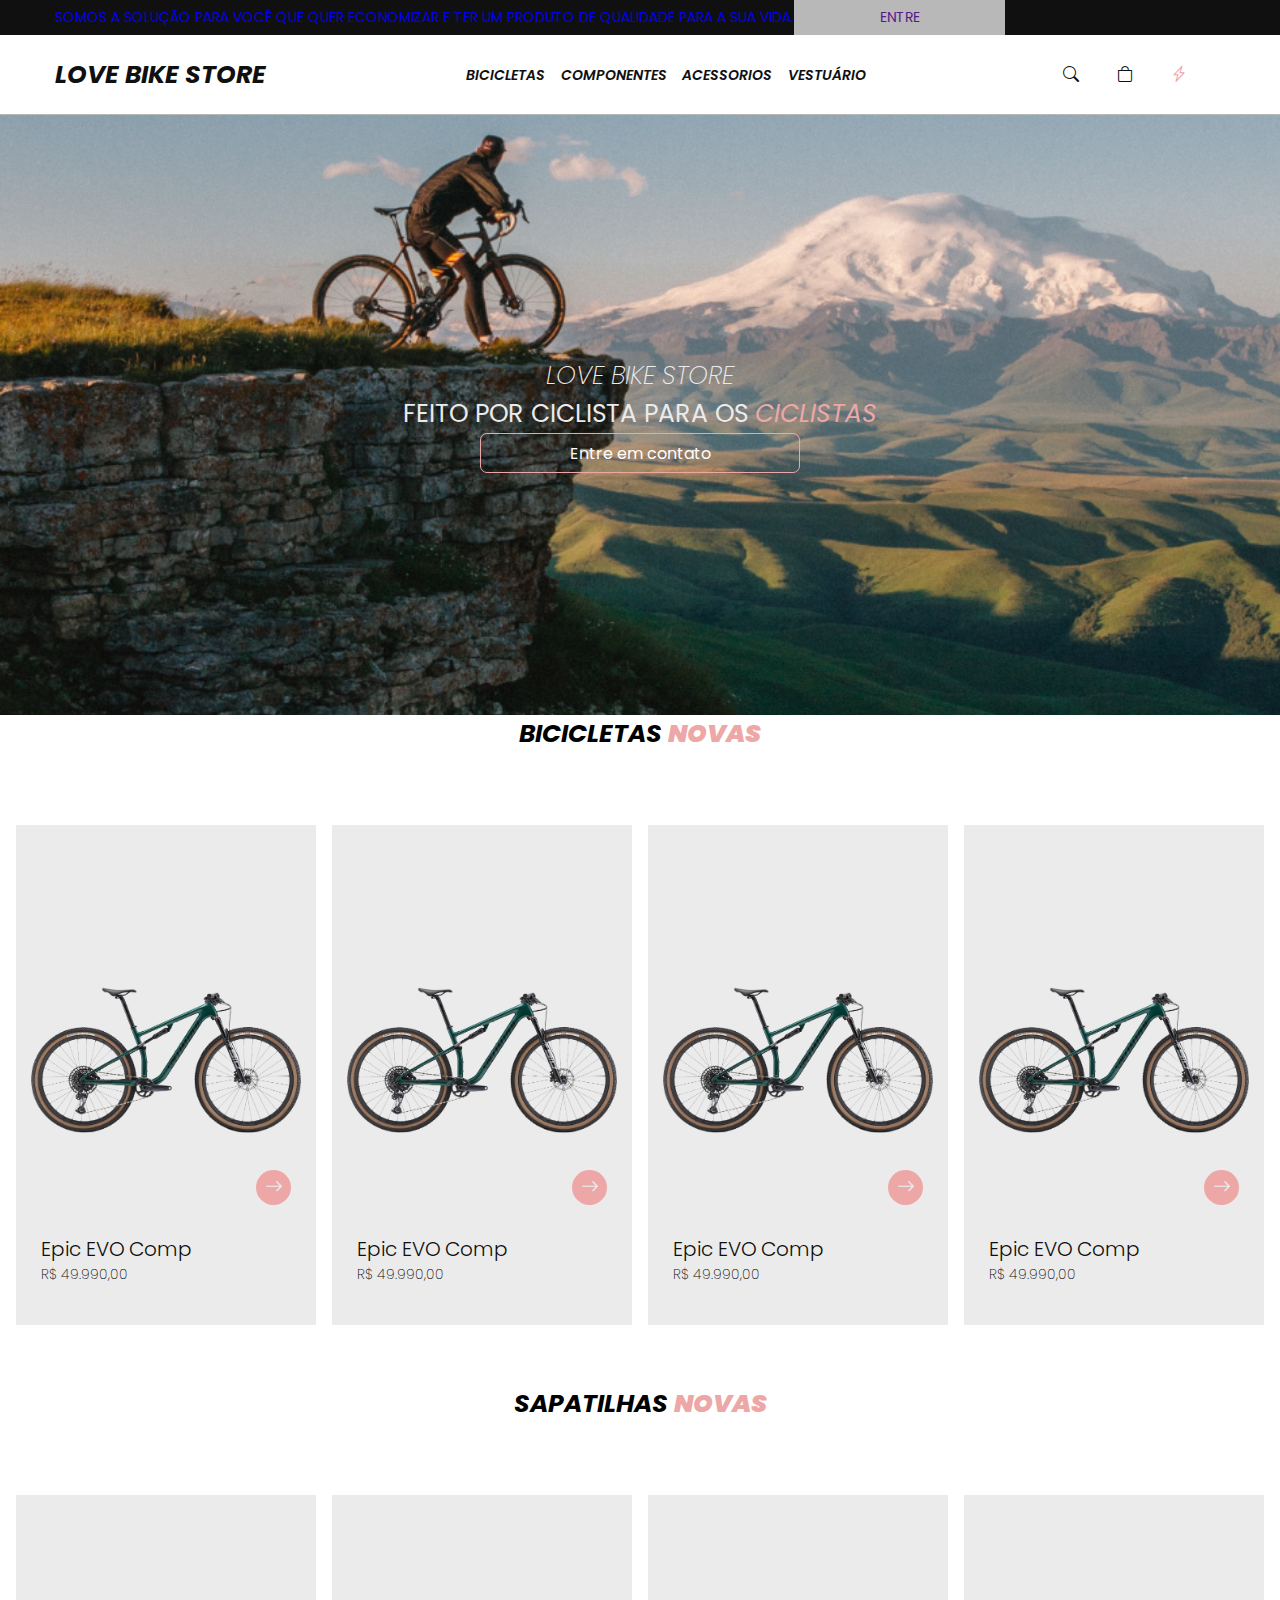
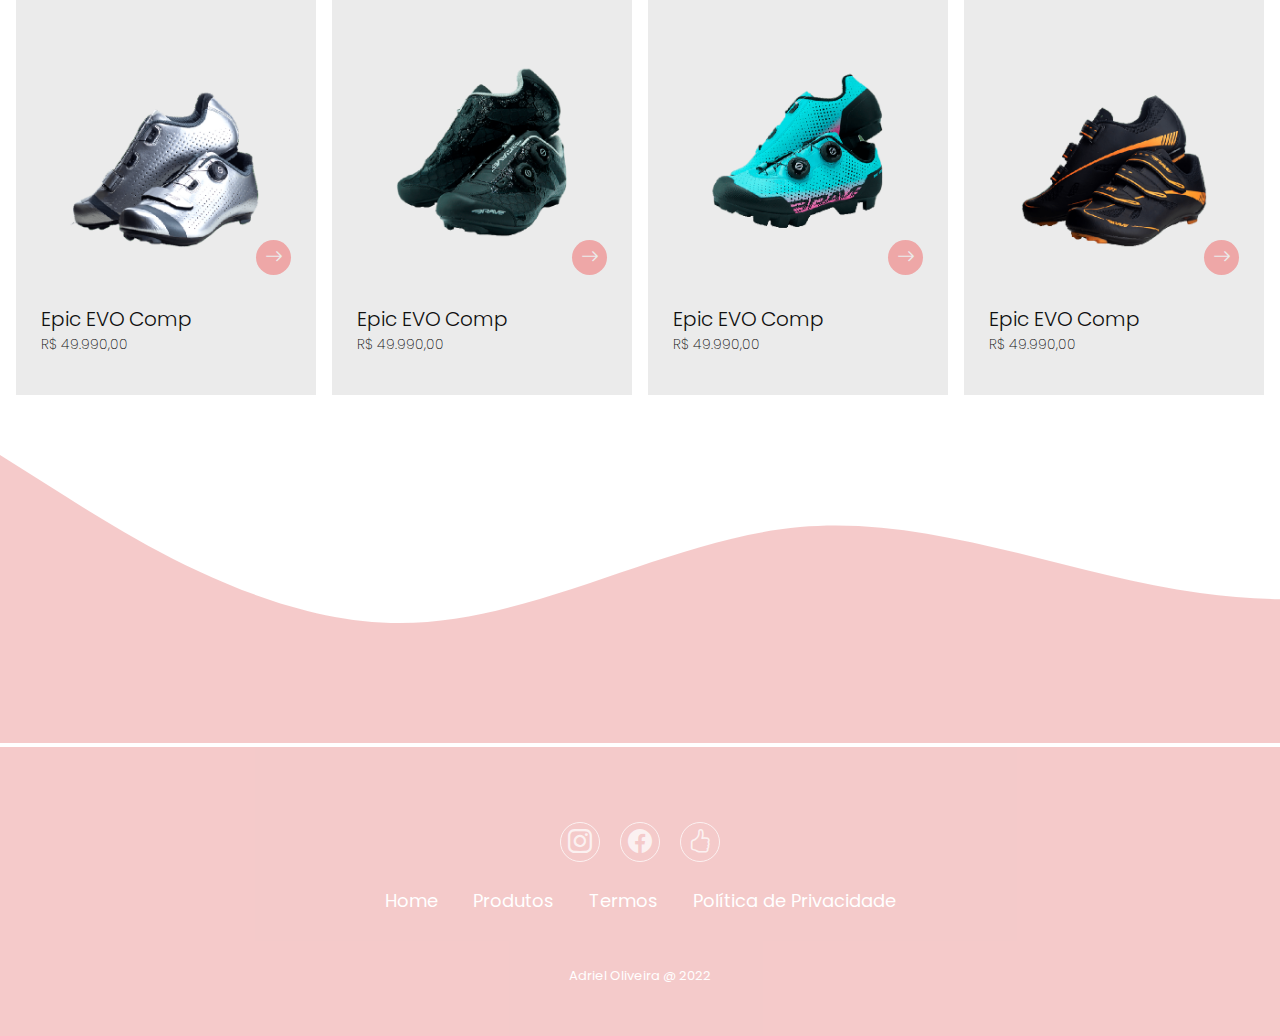
<file: index.html>
<!doctype html>
<html lang="PT-BR">

<head>
    <meta charset="utf-8">
    <meta name="viewport" content="width=device-width, initial-scale=1">

    <link href="https://cdn.jsdelivr.net/npm/bootstrap@5.0.2/dist/css/bootstrap.min.css" rel="stylesheet"
        integrity="sha384-EVSTQN3/azprG1Anm3QDgpJLIm9Nao0Yz1ztcQTwFspd3yD65VohhpuuCOmLASjC" crossorigin="anonymous">
    <link href="main.css" rel="stylesheet">

    <link rel="stylesheet" href="https://cdn.jsdelivr.net/npm/bootstrap-icons@1.8.3/font/bootstrap-icons.css">

    <title>LOVE BIKE STORE</title>
</head>

<style>
    a {
        text-decoration: none;
    }
</style>

<body>
    <div class="w-100 bg-dark ">
        <div class="container-header">
            <div class="height-35">

                <div class="responsive-header">
                    <p class="margin-none ">
                        <a class="text-decoration-none" href="#">
                            <span class="text-light text-break line-height-35 upper-case desappear">
                                SOMOS A SOLUÇÃO PARA VOCÊ QUE QUER ECONOMIZAR E TER UM PRODUTO DE QUALIDADE PARA A SUA
                                VIDA.
                            </span>
                            <span class="appear-affter text-light text-break line-height-35 upper-case">
                                PARCELAMOS SEU PRODUTO SEM JUROS
                            </span>
                            <span class="last-appear text-light text-break line-height-35 upper-case">
                                PARCELAMOS SEUS PRODUTOS SEM JUROS ATÉ 6X
                            </span>
                            <div class="div-last-icons">
                                <span class="text-light line-height-35">
                                    <i class="bi bi-search fa-2x" style="font-size: 1.125rem;"></i>

                                    <i class="bi bi-bag fa-2x" style="font-size: 1.125rem;"></i>

                                    <i class="bi bi-lightning-charge last fa-2x" style="font-size: 1.125rem;"></i>
                                </span>
                            </div>
                        </a>
                    </p>
                </div>
            </div>

            <ul class="position-absolute top-0 right-0 line-height-35 text-light">
                <li class="list-style-none btn-entrar">
                    <a class="text-decoration-none upper-case text-light" href="">
                        Entre
                    </a>
                </li>
            </ul>
        </div>
    </div>
    <div class="second-header">
        <div class="container-header">
            <div>
                <p class="margin-none">
                    <a class="text-decoration-none" href="#">
                        <span class="logo-desappear upper-case text-logo">
                            Love Bike Store
                        </span>
                        <span class="logo-appear upper-case text-logo">
                            LBS
                        </span>
                    </a>
                </p>
            </div>
            <nav class="nav">
                <ul class="ul-child-second-header">
                    <li class="list-style-none display-out">
                        <a href="#" class="text-decoration-none upper-case color-1010 a-to-second-header">BICICLETAS</a>
                    </li>
                    <li class="list-style-none display-out">
                        <a href="#"
                            class="text-decoration-none upper-case color-1010 a-to-second-header">COMPONENTES</a>
                    </li>
                    <li class="list-style-none display-out">
                        <a href="#" class="text-decoration-none upper-case color-1010 a-to-second-header">ACESSORIOS</a>
                    </li>
                    <li class="list-style-none display-out">
                        <a href="#" class="text-decoration-none upper-case color-1010 a-to-second-header">VESTUÁRIO</a>
                    </li>

                    <div class="float-end div-icon">


                        <button type="button" class="nav-toggler" style="width: 0.625rem;">
                            <span></span>
                        </button>
                        <li class="list-style-none">
                            <a class="color-1010" href="">
                                <i class="bi bi-search fa-2x icon-dsrp"></i>
                            </a>
                        </li>
                        <li class="list-style-none">
                            <a class="color-1010" href="">
                                <i class="bi bi-bag fa-2x icon-dsrp"></i>
                            </a>
                        </li>
                        <li class="list-style-none">
                            <a class="color-1010" href="">
                                <i class="bi bi-lightning-charge last fa-2x icon-dsrp"></i>
                            </a>
                        </li>
                    </div>
                </ul>
            </nav>
        </div>
    </div>
    <div class="container_image text-center">
        <h1>Love bike store</h1>
        <div>
            <p>feito por ciclista para os <b> ciclistas</b></p>  
        </div>
        <div class="button">
            <span>Entre em contato</span>
        </div>
    </div>
   
    <div class="w-100 mt-5">
        <center>
            <div>
                <span class="section-bike">BICICLETAS <b style="color: #eea7a7;">NOVAS</b></span>
            </div>
        </center>
    </div>

    <div class="col-sm-12 align-items-center com-md-4 mt-5">
        <div class="content-info-produtos">
            <ul class="ul-info-produtos">
               

                <div class="div-image">
                    <img src="Epic-expert.png" class="image-produto">
                </div>
                <div class="click-produto">
                    <center>
                        <a href="single_page.html" class="text-decoration-none">
                            <i class="bi bi-arrow-right arrow"></i>
                        </a>
                    </center>
                </div>
                <div class="nome-produto">
                    <p>
                        <a href="single_page.html" class="text-decoration-none">
                            <span class="nome">
                                Epic EVO Comp
                            </span>
                            <br>
                            <span class="price">
                                R$ 49.990,00
                            </span>
                        </a>
                    </p>
                </div>
            </ul>
            <ul class="ul-info-produtos">
               

                <div class="div-image">
                    <img src="Epic-expert.png" class="image-produto">
                </div>
                <div class="click-produto">
                    <center>
                        <i class="bi bi-arrow-right arrow"></i>
                    </center>
                </div>
                <div class="nome-produto">
                    <p>
                        <a href="" class="text-decoration-none">
                            <span class="nome">
                                Epic EVO Comp
                            </span>
                            <br>
                            <span class="price">
                                R$ 49.990,00
                            </span>
                        </a>
                    </p>
                </div>
            </ul>
            <ul class="ul-info-produtos">
               

                <div class="div-image">
                    <img src="Epic-expert.png" class="image-produto">
                </div>
                <div class="click-produto">
                    <center>
                        <i class="bi bi-arrow-right arrow"></i>
                    </center>
                </div>
                <div class="nome-produto">
                    <p>
                        <a href="" class="text-decoration-none">
                            <span class="nome">
                                Epic EVO Comp
                            </span>
                            <br>
                            <span class="price">
                                R$ 49.990,00
                            </span>
                        </a>
                    </p>
                </div>
            </ul>
            <ul class="ul-info-produtos">
               

                <div class="div-image">
                    <img src="Epic-expert.png" class="image-produto">
                </div>
                <div class="click-produto">
                    <center>
                        <i class="bi bi-arrow-right arrow"></i>
                    </center>
                </div>
                <div class="nome-produto">
                    <p>
                        <a href="" class="text-decoration-none">
                            <span class="nome">
                                Epic EVO Comp
                            </span>
                            <br>
                            <span class="price">
                                R$ 49.990,00
                            </span>
                        </a>
                    </p>
                </div>
            </ul>
        </div>
    </div>

    <div class="w-100 mt-5">
        <center>
            <div>
                <span class="section-bike">SAPATILHAS <b style="color: #eea7a7;">NOVAS</b></span>
            </div>
        </center>
    </div>
    <div class="col-sm-12 align-items-center com-md-4 mt-5">
        <div class="content-info-produtos">
            <ul class="ul-info-produtos">
               

                <div class="div-image">
                    <img src="ROAD R3 BRAVE.png" class="image-produto">
                </div>
                <div class="click-produto">
                    <center>
                        <i class="bi bi-arrow-right arrow"></i>
                    </center>
                </div>
                <div class="nome-produto">
                    <p>
                        <a href="" class="text-decoration-none">
                            <span class="nome">
                                Epic EVO Comp
                            </span>
                            <br>
                            <span class="price">
                                R$ 49.990,00
                            </span>
                        </a>
                    </p>
                </div>
            </ul>
            <ul class="ul-info-produtos">
               

                <div class="div-image">
                    <img src="MF-529 ROAD.png" class="image-produto">
                </div>
                <div class="click-produto">
                    <center>
                        <i class="bi bi-arrow-right arrow"></i>
                    </center>
                </div>
                <div class="nome-produto">
                    <p>
                        <a href="" class="text-decoration-none">
                            <span class="nome">
                                Epic EVO Comp
                            </span>
                            <br>
                            <span class="price">
                                R$ 49.990,00
                            </span>
                        </a>
                    </p>
                </div>
            </ul>
            <ul class="ul-info-produtos">
               

                <div class="div-image">
                    <img src="MF-529 MTB.png" class="image-produto">
                </div>
                <div class="click-produto">
                    <center>
                        <i class="bi bi-arrow-right arrow"></i>
                    </center>
                </div>
                <div class="nome-produto">
                    <p>
                        <a href="" class="text-decoration-none">
                            <span class="nome">
                                Epic EVO Comp
                            </span>
                            <br>
                            <span class="price">
                                R$ 49.990,00
                            </span>
                        </a>
                    </p>
                </div>
            </ul>
            <ul class="ul-info-produtos">
               

                <div class="div-image">
                    <img src="ROAD R1 BRAVE.png" class="image-produto">
                </div>
                <div class="click-produto">
                    <center>
                        <i class="bi bi-arrow-right arrow"></i>
                    </center>
                </div>
                <div class="nome-produto">
                    <p>
                        <a href="" class="text-decoration-none">
                            <span class="nome">
                                Epic EVO Comp
                            </span>
                            <br>
                            <span class="price">
                                R$ 49.990,00
                            </span>
                        </a>
                    </p>
                </div>
            </ul>
        </div>
    </div>

    <svg width="2618" height="288" viewBox="0 0 2618 288" fill="none" xmlns="http://www.w3.org/2000/svg">
        <path fill-rule="evenodd" clip-rule="evenodd"
            d="M0 0L66.6667 42C133.333 84 266.667 168 400 168C533.333 168 666.667 84 800 72C933.333 60 1066.67 120 1200 138C1333.33 156 1466.67 132 1533.33 120L1600 108V288H1533.33C1466.67 288 1333.33 288 1200 288C1066.67 288 933.333 288 800 288C666.667 288 533.333 288 400 288C266.667 288 133.333 288 66.6667 288H0V0Z"
            fill="#EEA7A7" fill-opacity="0.6" />
    </svg>
    <section class="footer">
        <div class="social">
            <a href="#" target="_blank"><i class="bi bi-instagram"></i></a>
            <a href="#" target="_blank"><i class="bi bi-facebook"></i></a>
            <a href="#" target="_blank"><i class="bi bi-hand-thumbs-up"></i></a>
        </div>
        <ul class="list" style="margin-bottom: 3.125rem;">
            <li>
                <a href="#">Home</a>
            </li>
            <li>
                <a href="#">Produtos</a>
            </li>
            <li>
                <a href="#">Termos</a>
            </li>
            <li>
                <a href="#">Política de Privacidade</a>
            </li>
        </ul>
        <p class="copyright" style="padding-bottom: 3.125rem">
            <a href="https://github.com/drielsz" target="_blank" style="color: #FFFF">
                Adriel Oliveira @ 2022
            </a>
        </p>
    </section>


    <script src="index.js"></script>
</body>

</html>
</file>
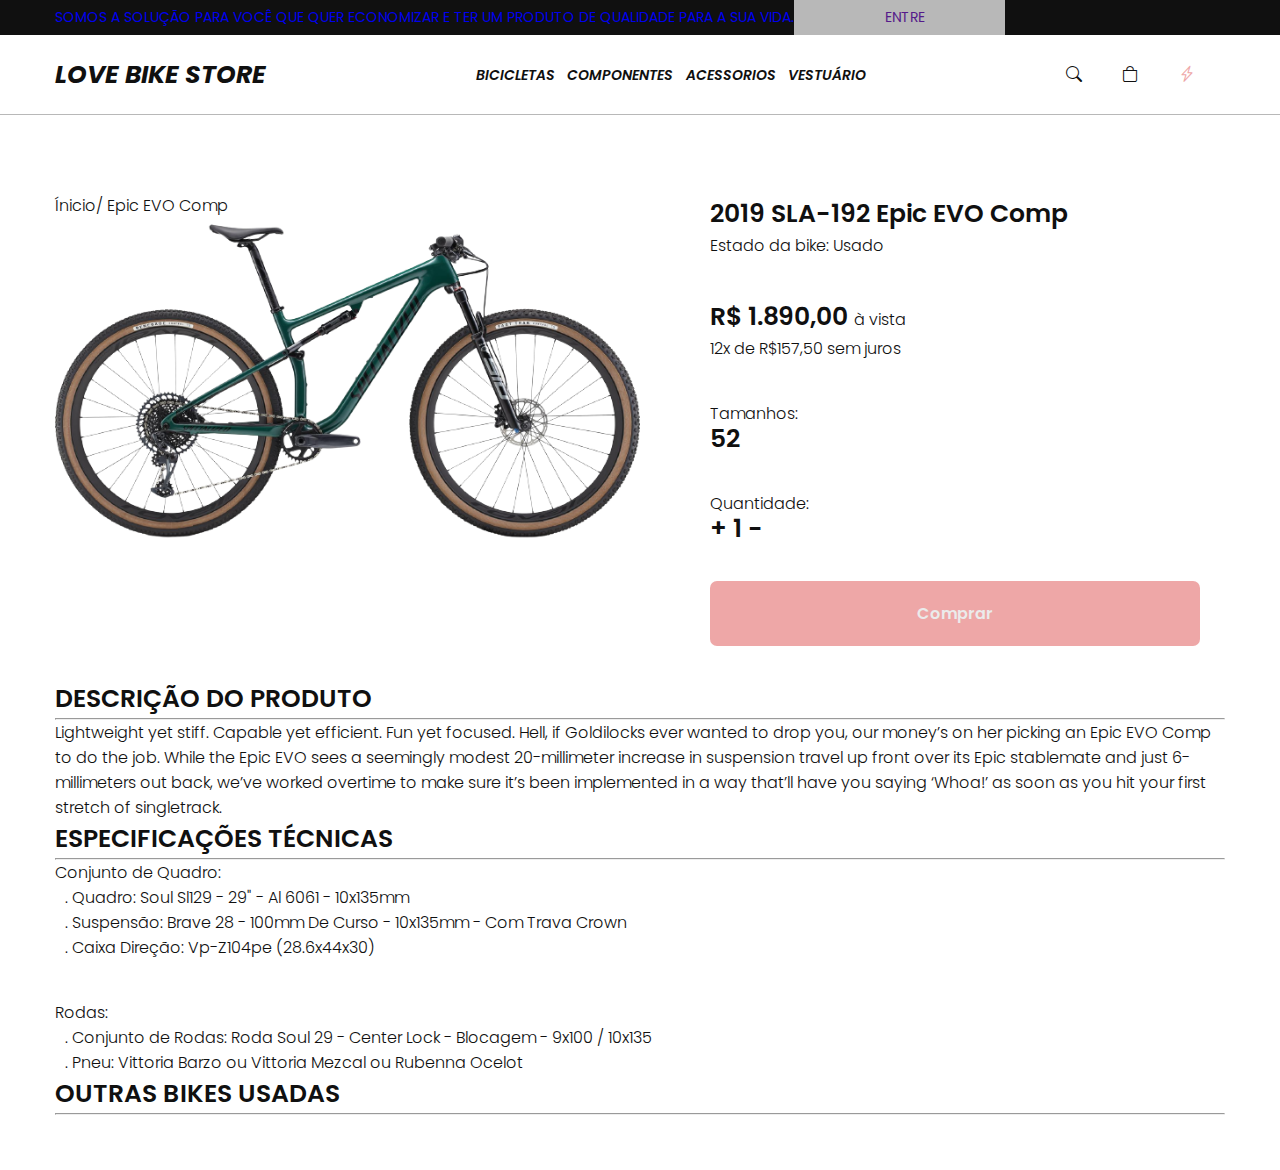
<file: single_page.html>
<!DOCTYPE html>
<html lang="en">

<head>
    <meta charset="UTF-8">
    <meta http-equiv="X-UA-Compatible" content="IE=edge">
    <meta name="viewport" content="width=device-width, initial-scale=1.0">
    <link rel="stylesheet" href="single_page.css">
    <link href="https://cdn.jsdelivr.net/npm/bootstrap@5.2.0-beta1/dist/css/bootstrap.min.css" rel="stylesheet"
        integrity="sha384-0evHe/X+R7YkIZDRvuzKMRqM+OrBnVFBL6DOitfPri4tjfHxaWutUpFmBp4vmVor" crossorigin="anonymous">
    <link rel="stylesheet" href="https://cdn.jsdelivr.net/npm/bootstrap-icons@1.8.3/font/bootstrap-icons.css">
    <title>Single Page</title>
</head>

<body>
    <div class="w-100 bg-dark ">
        <div class="container-header">
            <div class="height-35">

                <div class="responsive-header">
                    <p class="margin-none ">
                        <a class="text-decoration-none" href="#">
                            <span class="text-light text-break line-height-35 upper-case desappear">
                                SOMOS A SOLUÇÃO PARA VOCÊ QUE QUER ECONOMIZAR E TER UM PRODUTO DE QUALIDADE PARA A SUA
                                VIDA.
                            </span>
                            <span class="appear-affter text-light text-break line-height-35 upper-case">
                                PARCELAMOS SEU PRODUTO SEM JUROS
                            </span>
                            <span class="last-appear text-light text-break line-height-35 upper-case">
                                PARCELAMOS SEUS PRODUTOS SEM JUROS ATÉ 6X
                            </span>
                            <div class="div-last-icons">
                                <span class="text-light line-height-35">
                                    <i class="bi bi-search fa-2x" style="font-size: 1.125rem;"></i>

                                    <i class="bi bi-bag fa-2x" style="font-size: 1.125rem;"></i>

                                    <i class="bi bi-lightning-charge last fa-2x" style="font-size: 1.125rem;"></i>
                                </span>
                            </div>
                        </a>
                    </p>
                </div>
            </div>

            <ul class="position-absolute top-0 right-0 line-height-35 text-light">
                <li class="list-style-none btn-entrar">
                    <a class="text-decoration-none upper-case text-light" href="">
                        Entre
                    </a>
                </li>
            </ul>
        </div>
    </div>
    <div class="second-header">
        <div class="container-header">
            <div>
                <p class="margin-none">
                    <a class="text-decoration-none" href="index.html">
                        <span class="logo-desappear upper-case text-logo">
                            Love Bike Store
                        </span>
                        <span class="logo-appear upper-case text-logo">
                            LBS
                        </span>
                    </a>
                </p>
            </div>
            <nav class="nav">
                <ul class="ul-child-second-header">
                    <li class="list-style-none display-out">
                        <a href="#" class="text-decoration-none upper-case color-1010 a-to-second-header">BICICLETAS</a>
                    </li>
                    <li class="list-style-none display-out">
                        <a href="#"
                            class="text-decoration-none upper-case color-1010 a-to-second-header">COMPONENTES</a>
                    </li>
                    <li class="list-style-none display-out">
                        <a href="#" class="text-decoration-none upper-case color-1010 a-to-second-header">ACESSORIOS</a>
                    </li>
                    <li class="list-style-none display-out">
                        <a href="#" class="text-decoration-none upper-case color-1010 a-to-second-header">VESTUÁRIO</a>
                    </li>

                    <div class="float-end div-icon">


                        <button type="button" class="nav-toggler" style="width: 0.625rem;">
                            <span></span>
                        </button>
                        <li class="list-style-none">
                            <a class="color-1010" href="">
                                <i class="bi bi-search fa-2x icon-dsrp"></i>
                            </a>
                        </li>
                        <li class="list-style-none">
                            <a class="color-1010" href="">
                                <i class="bi bi-bag fa-2x icon-dsrp"></i>
                            </a>
                        </li>
                        <li class="list-style-none">
                            <a class="color-1010" href="">
                                <i class="bi bi-lightning-charge last fa-2x icon-dsrp"></i>
                            </a>
                        </li>
                    </div>
                </ul>
            </nav>
        </div>
    </div>
    <main class="main-section">
        <div class="main-product">
            <div class="text-rout">
                <span>Ínicio/ Epic EVO Comp</span>
            </div>
            <img src="Epic-expert.png" class="image-product">
        </div>
        <div class="info-compra">
            <div class="div-text-compra">
                <span class="nome-produto title">2019 SLA-192 Epic EVO Comp</span>
                <span class="estado-bike fwht-300 margin-between-text">Estado da bike: Usado</span>
                <span class="price-produto title">R$ 1.890,00 <span class="fwht-300">à vista</span></span>
                <span class="quantidade-parcela-price fwht-300 margin-between-text">12x de R$157,50 sem juros</span>
                <span class="variacao-tamanho fwht-300">Tamanhos:</span>
                <span class="tamanho-bike title margin-between-text">52</span>
                <span class="quantidade-compra fwht-300">Quantidade:</span>
                <span class="title margin-between-text">+ 1 -</span>
                <button class="button-compra">Comprar</button>
            </div>
        </div>
    </main>
    <section class="section-info-produto">
        <span class="title">DESCRIÇÃO DO PRODUTO</span>
        <hr>
        <div class="mt-5 descricao-produto">
            <span class="fwht-300">Lightweight yet stiff. Capable yet efficient. Fun yet focused. Hell, if Goldilocks
                ever wanted to drop you, our money’s on her picking an Epic EVO Comp to do the job.

                While the Epic EVO sees a seemingly modest 20-millimeter increase in suspension travel up front over its
                Epic stablemate and just 6-millimeters out back, we’ve worked overtime to make sure it’s been
                implemented in a way that’ll have you saying ‘Whoa!’ as soon as you hit your first stretch of
                singletrack.
            </span>
        </div>
        <div class="mt-5">
            <span class="title">ESPECIFICAÇÕES TÉCNICAS</span>
            <hr>
            <div class="mt-5 especificacao-bike fwht-300">
                <ul style="padding: 0;  padding-bottom: 40px;">
                    <style>
                        li{
                            list-style: none;
                            padding-left: 10px
                        }
                    </style>
                    <span>Conjunto de Quadro:</span>
                    <li>. Quadro: Soul Sl129 - 29" - Al 6061 - 10x135mm</li>
                    <li>. Suspensão: Brave 28 - 100mm De Curso - 10x135mm - Com Trava Crown</li>
                    <li>. Caixa Direção: Vp-Z104pe (28.6x44x30)</li>
                </ul>
                <ul style="padding: 0;">
                    <style>
                        li{
                            list-style: none;
                            padding-left: 10px
                        }
                    </style>
                    <span>Rodas:</span>
                    <li>. Conjunto de Rodas: Roda Soul 29 - Center Lock - Blocagem - 9x100 / 10x135</li>
                    <li>. Pneu: Vittoria Barzo ou Vittoria Mezcal ou Rubenna Ocelot</li>
                </ul>
            </div>
        </div>
        <div class="mt-5">
            <span class="title">OUTRAS BIKES USADAS</span>
            <hr>
        </div>
    </section>
</body>

</html>
</file>
<file: main.css>
@import url("https://fonts.googleapis.com/css2?family=Poppins:ital,wght@0,400;0,600;1,100;1,400;1,600;1,700&display=swap");

* {
  box-sizing: border-box;
  margin: 0;
  padding: 0;
}

body,
html {
  overflow-x: hidden;
}

.container-header {
  width: 100%;
  padding-right: var(--bs-gutter-x, 3.438rem);
  padding-left: var(--bs-gutter-x, 3.438rem);
  margin-left: auto;
  margin-right: auto;
  display: flex;
}

.bg-dark {
  background-color: #101010 !important;
}

.container_image {
  background-image: url("front-line.png");
  background-size: 100%;
  background-position: center;
  background-repeat: no-repeat;
  background-color: #339121;
  color: #fff;
  display: flex;
  flex-direction: column;
  align-items: center;
  justify-content: center;
  font-family: "Poppins", sans-serif;
  height: 37.5rem;
  width: 100%;
  background-size: cover;
  background-repeat: no-repeat;
  background-position: center;
  flex-wrap: wrap;
  overflow: hidden;
}

.container_image h1 {
  font-family: "Poppins", sans-serif;
  font-style: italic;
  font-weight: 250;
  font-size: 1.5625rem;
  text-transform: uppercase;
  color: #ebebeb;
}

.container_image p {
  font-family: "Poppins", sans-serif;
  font-style: normal;
  font-weight: 400;
  font-size: 1.5625rem;
  color: #ebebeb;
  
  text-transform: uppercase;
}

.container_image b {
  font-family: "Poppins", sans-serif;
  font-style: italic;
  font-weight: 400;
  font-size: 1.5625rem;
  color: #eea7a7;
  
  text-transform: uppercase;
}

.button{
  width: 25%;
  height: 2.5rem;
  position: relative;
  background-color: transparent;
  display: flex;
  justify-content: center;
  align-items: center;
  border: 1px solid #eea7a7;
  border-radius: 0.4375rem;
}

.button:hover{
  border: 1px solid transparent;
  background-color: #eea7a7;
  cursor: pointer;
}

.container_image div {
  display: flex;
}

.text-light {
  font-family: "Poppins", sans-serif;
  font-style: regular;
  font-weight: 400;
  font-size: 0.875rem;
}

.height-35 {
  height: 2.1875rem;
  max-height: 2.1875rem;
}

.line-height-35 {
  line-height: 2.1875rem;
}

.color-1010 {
  text-decoration: none;
}

.margin-none {
  margin: 0 !important;
}

.top-0 {
  top: 0;
}

.right-55 {
  right: 3.4375rem;
}

.right-0 {
  right: 0;
}

.upper-case {
  text-transform: uppercase;
}

.list-style-none {
  list-style: none;
}

.btn-entrar {
  background-color: #b8b8b8;
  width: 13.1875rem;
  text-align: center;
}

.btn-entrar:hover {
  cursor: pointer;
  background-color: rgba(238, 167, 167, 0.95);
}

.second-header {
  height: 5rem;
  max-height: 5rem;
  background-color: #ffffffff;
  border-bottom: 0.0625rem solid #b8b8b8;
  line-height: 5rem;
  width: 100%;
  display: inline-block;
}

.text-logo {
  font-family: "Poppins", sans-serif;
  font-style: italic;
  font-weight: 700;
  font-size: 1.5625rem;
  color: #101010;
}

.color-1010 {
  color: #101010;
}

.a-to-second-header {
  font-family: "Poppins", sans-serif;
  font-style: italic;
  font-weight: 600;
  font-size: 0.875rem;
}

.a-to-second-header:hover {
  color: #eea7a7;
}

.ul-child-second-header {
  display: flex;
  justify-content: space-between;
  width: 50rem;
  padding-left: 18.75rem;
}

.div-icon {
  display: flex;
  justify-content: space-evenly;
  width: 12.5rem;
  position: absolute;
  right: 3.4375rem;
}

.last {
  color: #eea7a7;
}

.fa-2x:hover {
  color: #eea7a7;
}

.negrito-rosa {
  color: #eea7a7;
}

.section-bike {
  font-family: "Poppins";
  font-style: italic;
  font-weight: 700;
  font-size: 1.5625rem;
}

.content-info-produtos {
  display: flex;
  flex-wrap: wrap;
  width: 100%;
  min-width: 100%;
  justify-content: space-evenly;
  padding-top: 8vh;
  padding-right: 0;
}

.ul-info-produtos {
  background-color: #ebebeb;
  height: 31.25rem;
  max-height: 31.25rem;
  width: 18.75rem;
  max-width: 18.75rem;
  padding: 0;
  /* POSITION */
  position: relative;
  /*  */
  margin-bottom: 3.75rem;
  /*  */
  display: flex;
}

.header-produto {
  position: absolute;
  width: 15.625rem;
  height: 2.5rem;
  top: 0;
  background-color: #eea7a7;
  transform: rotate(179.68deg);
}

.div-image {
  width: 90%;
  height: 13.75rem;
  position: absolute;
  top: 7.5rem;
  left: 5%;
}

.image-produto {
  position: relative;
  width: 100%;
  text-align: center;
  top: 2.5rem;
}

.nome-produto {
  position: absolute;
  bottom: 2.5rem;
  left: 1.5625rem;
}

.nome {
  font-family: "Poppins";
  font-style: normal;
  font-weight: 300;
  font-size: 1.25rem;
  color: #101010;
}

.price {
  font-family: "Poppins";
  font-style: normal;
  font-weight: 275;
  font-size: 0.875rem;
  color: #101010;
}

.click-produto {
  position: absolute;
  background-color: #eea7a7;
  width: 2.1875rem;
  height: 2.1875rem;
  bottom: 7.5rem;
  right: 1.5625rem;
  border-radius: 50%;
}

.click-produto:hover {
  cursor: pointer;
}

.arrow {
  position: relative;
  width: 100%;
  text-align: center;
  line-height: 2.1875rem;
  color: #ebebeb;
  font-size: 1.125rem;
}

.first-frase {
  font-family: "Poppins";
  font-style: italic;
  font-weight: 250;
  font-size: 1.5625rem;
  color: #ebebeb;
}

.second-frase {
  font-family: "Poppins";
  font-style: normal;
  font-weight: 400;
  font-size: 1.5625rem;
  color: #ebebeb;
}

.terceira-frase {
  font-family: "Poppins";
  font-style: italic;
  font-weight: 400;
  font-size: 1.5625rem;
  color: #eea7a7;
}

.footer {
  font-family: "Poppins", sans-serif;
  padding: 4.6875rem 0;
  padding-bottom: 0;
  background-color: #eea7a7;
  opacity: 0.6;
  position: static;
  bottom: 0;
}

.footer .social {
  text-align: center;
  padding-bottom: 1.5625rem;
  color: #fff;
}

.footer .social a {
  font-size: 1.5rem;
  color: inherit;
  border: 0.0625rem solid #ffff;
  width: 2.5rem;
  height: 2.5rem;
  line-height: 2.375rem;
  display: inline-block;
  text-align: center;
  border-radius: 50%;
  margin: 0 0.5rem;
  opacity: 0.75;
}

.footer .social a:hover {
  opacity: 0.9;
}

.footer ul {
  margin-top: 0;
  padding: 0;
  list-style: none;
  font-size: 1.125rem;
  line-height: 1.6;
  margin-bottom: 0;
  text-decoration: none;
  text-align: center;
}

.footer ul a {
  color: #ffff;
  text-decoration: none;
  opacity: 1;
}

.footer ul li {
  display: inline-block;
  padding: 0 0.9375rem;
}

.footer ul li a:hover {
  opacity: 1;
}

.footer .copyright {
  text-align: center;
  margin-top: 0.9375rem;
  font-size: 0.8125rem;
  color: #ffff;
  margin-bottom: 0;
}

.nav-toggler {
  height: 2.125rem;
  width: 2.75rem;
  background-color: transparent;
  border-radius: 0.25rem;
  cursor: pointer;
  border: none;
  display: none;
  position: absolute;
  right: 0rem;
  top: 1.375rem;
  z-index: 99999;
}

.nav-toggler:focus {
  outline: none;
  box-shadow: 0 0 0.9375rem rgba(255, 255, 255, 0.5);
}

.nav-toggler span {
  height: 0.125rem;
  width: 1.25rem;
  background-color: #eea7a7;
  display: block;
  margin: auto;
  position: relative;
  transition: all 0.3s ease;
}
.nav-toggler.active span {
  background-color: transparent;
}

.nav-toggler span::before,
.nav-toggler span::after {
  content: "";
  position: absolute;
  left: 0;
  top: 0;
  width: 100%;
  height: 100%;
  background-color: #eea7a7;
  transition: all 0.3s ease;
}

.nav-toggler span::before {
  transform: translateY(-0.375rem);
}

.nav-toggler span::after {
  transform: translateY(0.375rem);
}

.nav-toggler.active span::before {
  transform: rotate(45deg);
}

.nav-toggler.active span::after {
  transform: rotate(135deg);
}

.appear-affter {
  display: none;
}

.last-appear {
  display: none;
  text-align: center;
}

.logo-appear {
  display: none;
}

.div-last-icons {
  width: 350%;
  height: 100%;
}

.click-produto:hover {
  opacity: 0.8;
}

.arrow:hover {
  opacity: 0.8;
}

@media (max-width: 81.8125rem) {
  .ul-child-second-header {
    width: 37.5rem;
    padding-left: 12.5rem;
  }
}

@media (max-width: 68.6875rem) {
  .ul-child-second-header {
    width: 31.25rem;
    padding-left: 3.125rem;
  }
  .display-out {
    display: none;
  }
  .nav-toggler {
    display: block;
    background-color: transparent;
  }
}

@media (max-width: 63.1875rem) {
  .desappear {
    display: none;
  }
  .appear-affter {
    display: block;
  }
}

@media (max-width: 54.4375rem) {
  .logo-desappear {
    display: none;
  }
  .logo-appear {
    display: block;
  }
}

@media (max-width: 37rem) {
  .ul-info-produtos {
    background-color: transparent;
  }
  .svg-despr {
    display: none;
  }
  .first-frase {
    margin-right: 20%;
  }
  pre .teste {
    display: none;
  }
}

@media (max-width: 33.4375rem) {
  .appear-affter {
    display: none;
  }
  .last-appear {
    display: block;
  }
  .btn-entrar {
    display: none;
  }
  .container-header {
    text-align: center;
  }
  .container_image {
    background-position: -21.875rem;
  }
}

@media (max-width: 19.9375rem) {
  .icon-dsrp {
    display: none;
  }
  .last-appear {
    display: none;
  }
}

@media (max-width: 17.9375rem) {
  .div-last-icons {
    width: 300%;
  }
}

@media (max-width: 15rem) {
  .div-last-icons {
    width: 200%;
  }
}

@media (max-width: 11.1875rem) {
  .div-last-icons {
    width: 120%;
  }
}

@media (max-width: 10.5625rem) {
  .bg-dark {
    display: none;
  }
}
</file>
<file: single_page.css>
@import url("https://fonts.googleapis.com/css2?family=Poppins:ital,wght@0,400;0,600;1,100;1,400;1,600;1,700&display=swap");

* {
  box-sizing: border-box;
  margin: 0;
  padding: 0;
}

body,
html {
  overflow-x: hidden;
}

.bg-dark {
  background-color: #101010 !important;
}

.text-light {
  font-family: "Poppins", sans-serif;
  font-style: regular;
  font-weight: 400;
  font-size: 0.875rem;
}

.height-35 {
  height: 2.1875rem;
  max-height: 2.1875rem;
}

.line-height-35 {
  line-height: 2.1875rem;
}

.text-decoration-none {
  text-decoration: none;
}

.margin-none {
  margin: 0 !important;
}

.top-0 {
  top: 0;
}

.right-55 {
  right: 3.4375rem;
}

.right-0 {
  right: 0;
}

.upper-case {
  text-transform: uppercase;
}

.list-style-none {
  list-style: none;
}

.appear-affter {
  display: none;
}

.last-appear {
  display: none;
  text-align: center;
}

.div-last-icons {
  width: 350%;
  height: 100%;
}

.btn-entrar {
  background-color: #b8b8b8;
  width: 13.1875rem;
  text-align: center;
}

.btn-entrar:hover {
  cursor: pointer;
  background-color: rgba(238, 167, 167, 0.95);
}

.second-header {
  height: 5rem;
  max-height: 5rem;
  background-color: #ffffffff;
  border-bottom: 0.0625rem solid #b8b8b8;
  line-height: 5rem;
  width: 100%;
  display: inline-block;
}

.container-header {
  width: 100%;
  padding-right: var(--bs-gutter-x, 3.438rem);
  padding-left: var(--bs-gutter-x, 3.438rem);
  margin-left: auto;
  margin-right: auto;
  display: flex;
}

.text-logo {
  font-family: "Poppins", sans-serif;
  font-style: italic;
  font-weight: 700;
  font-size: 1.5625rem;
  color: #101010;
}

.logo-appear {
  display: none;
}

.nav-toggler {
  height: 2.125rem;
  width: 2.75rem;
  background-color: transparent;
  border-radius: 0.25rem;
  cursor: pointer;
  border: none;
  display: none;
  position: absolute;
  right: 0rem;
  top: 1.375rem;
  z-index: 99999;
}

.nav-toggler:focus {
  outline: none;
  box-shadow: 0 0 0.9375rem rgba(255, 255, 255, 0.5);
}

.nav-toggler span {
  height: 0.125rem;
  width: 1.25rem;
  background-color: #eea7a7;
  display: block;
  margin: auto;
  position: relative;
  transition: all 0.3s ease;
}
.nav-toggler.active span {
  background-color: transparent;
}

.nav-toggler span::before,
.nav-toggler span::after {
  content: "";
  position: absolute;
  left: 0;
  top: 0;
  width: 100%;
  height: 100%;
  background-color: #eea7a7;
  transition: all 0.3s ease;
}

.nav-toggler span::before {
  transform: translateY(-0.375rem);
}

.nav-toggler span::after {
  transform: translateY(0.375rem);
}

.nav-toggler.active span::before {
  transform: rotate(45deg);
}

.nav-toggler.active span::after {
  transform: rotate(135deg);
}

.ul-child-second-header {
  display: flex;
  justify-content: space-between;
  width: 50rem;
  padding-left: 18.75rem;
}

.color-1010 {
  text-decoration: none;
  color: #101010;
}

.last {
  color: #eea7a7;
}

.a-to-second-header {
  font-family: "Poppins", sans-serif;
  font-style: italic;
  font-weight: 600;
  font-size: 0.875rem;
}

.div-icon {
  display: flex;
  justify-content: space-evenly;
  width: 12.5rem;
  position: absolute;
  right: 3.4375rem;
}

.main-section {
  padding: 3.438rem;
  display: flex;
  flex-flow: row wrap;
}

.main-product {
  height: auto;
  min-width: 25rem;
  flex: 1;
  display: flex;
  flex-direction: column;
  justify-content: center;
}

.info-compra {
  flex: 1;
  min-width: 25rem;
  height: 25rem;
}

.image-product {
  position: relative;
  width: auto;
  height: auto;
}

.text-rout {
  display: flex;
  justify-content: flex-start;
  align-items: flex-start;
  flex-direction: column;
}

.text-rout span {
  font-family: "Poppins", sans-serif;
  font-style: normal;
  font-weight: 300;
  font-size: 16px;
  color: #101010;
}

.div-text-compra {
  padding: 25px;
  padding-left: 70px;
  display: flex;
  flex-direction: column;
}

.title {
  font-family: "Poppins", sans-serif;
  font-style: normal;
  font-weight: 600;
  font-size: 25px;
  color: #101010;
}

.fwht-300 {
  font-family: "Poppins", sans-serif;
  font-style: normal;
  font-weight: 300;
  font-size: 16px;
  color: #101010;
}

.margin-between-text {
  line-height: 25px;
  padding-bottom: 40px;
}

.button-compra {
  border: none;
  background-color: #eea7a7;
  padding: 20px;
  font-family: "Poppins", sans-serif;
  font-style: normal;
  font-weight: 600;
  font-size: 16px;
  color: #ebebeb;
  border-radius: 7px;
}

.section-info-produto {
  padding: 3.438rem;
}

@media (max-width: 81.8125rem) {
  .ul-child-second-header {
    width: 37.5rem;
    padding-left: 12.5rem;
  }
}
@media (max-width: 71.25) {
  .div-text-compra {
    padding-top: 50px;
  }
}
@media (max-width: 68.6875rem) {
  .ul-child-second-header {
    width: 31.25rem;
    padding-left: 3.125rem;
  }
  .display-out {
    display: none;
  }
  .nav-toggler {
    display: block;
    background-color: transparent;
  }
}

@media (max-width: 63.1875rem) {
  .desappear {
    display: none;
  }
  .appear-affter {
    display: block;
  }
}

@media (max-width: 54.4375rem) {
  .logo-desappear {
    display: none;
  }
  .logo-appear {
    display: block;
  }
}
@media (max-width: 36.313rem) {
  .div-text-compra {
    padding-left: 0;
  }
  .main-section {
    padding: 30px;
  }
  .image-product {
    width: 350px;
  }
}

@media (max-width: 37rem) {
  .ul-info-produtos {
    background-color: transparent;
  }
  .svg-despr {
    display: none;
  }
  .first-frase {
    margin-right: 20%;
  }
  pre .teste {
    display: none;
  }
}

@media (max-width: 33.4375rem) {
  .appear-affter {
    display: none;
  }
  .last-appear {
    display: block;
  }
  .btn-entrar {
    display: none;
  }
  .container-header {
    text-align: center;
  }
  .container_image {
    background-position: -21.875rem;
  }
}

@media (max-width: 24.438rem) {
  .main-section {
    padding: 10px;
    padding-top: 50px;
  }
  .button-compra {
    width: 330px;
  }
}

@media (max-width: 19.9375rem) {
  .icon-dsrp {
    display: none;
  }
  .last-appear {
    display: none;
  }
}

@media (max-width: 17.9375rem) {
  .div-last-icons {
    width: 300%;
  }
}

@media (max-width: 15rem) {
  .div-last-icons {
    width: 200%;
  }
}

@media (max-width: 11.1875rem) {
  .div-last-icons {
    width: 120%;
  }
}

@media (max-width: 10.5625rem) {
  .bg-dark {
    display: none;
  }
}
</file>
